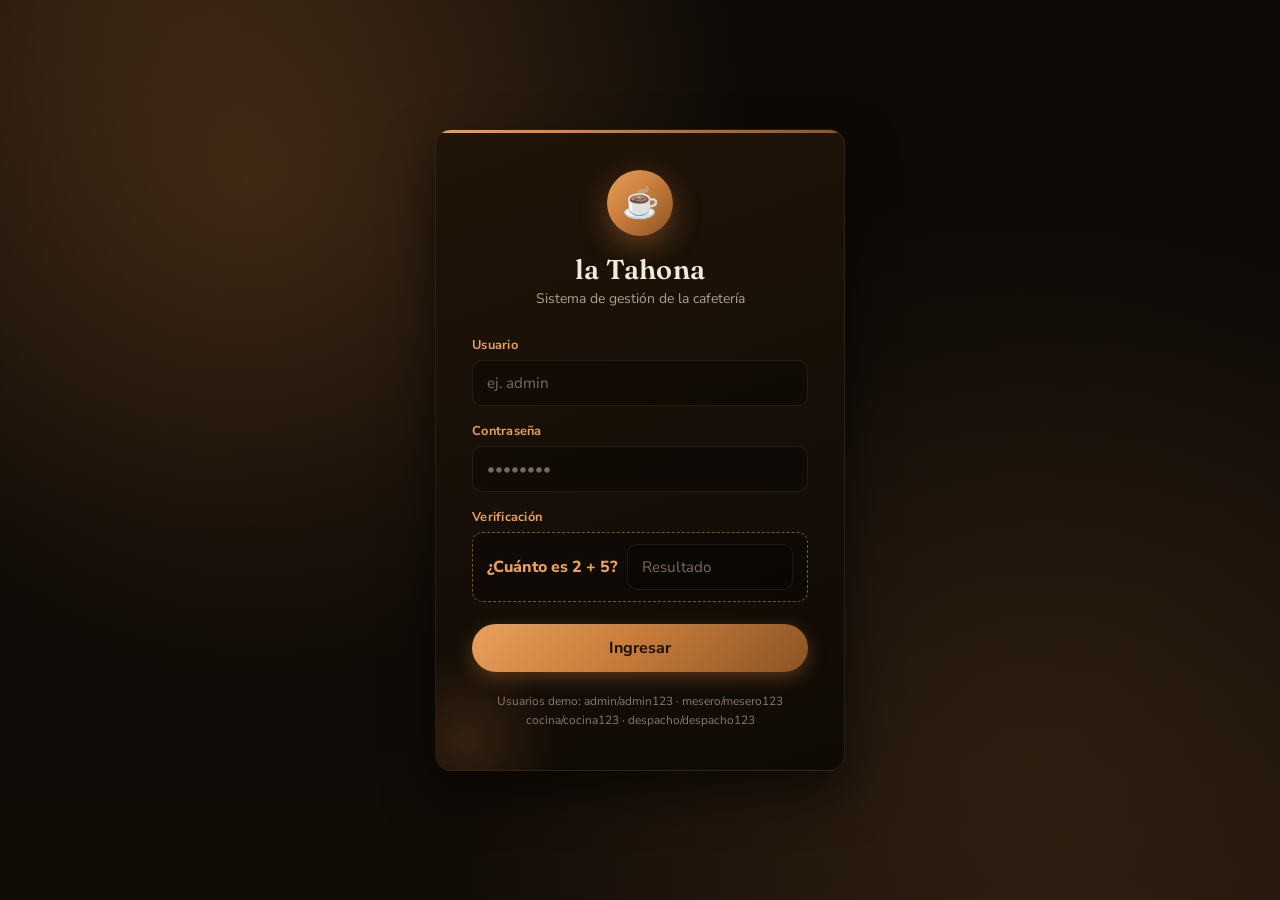
<file: index.html>
<!DOCTYPE html>
<html lang="es">
<head>
<meta charset="UTF-8">
<meta name="viewport" content="width=device-width, initial-scale=1.0">
<title>La Tahona · Iniciar sesión</title>
<link rel="preconnect" href="https://fonts.googleapis.com">
<link href="https://fonts.googleapis.com/css2?family=Fraunces:wght@500;700&family=Nunito+Sans:wght@400;600;700;800&display=swap" rel="stylesheet">
<link rel="stylesheet" href="styles.css">
</head>
<body>

<div class="login-wrap">
  <div class="login-card">
    <div class="login-logo">☕</div>
    <h1 class="login-title">la Tahona</h1>
    <p class="login-sub">Sistema de gestión de la cafetería</p>

    <form id="loginForm" novalidate>
      <div class="field" id="fUser">
        <label for="username">Usuario</label>
        <input type="text" id="username" autocomplete="username" placeholder="ej. admin">
        <div class="field-error">Ingresa tu usuario.</div>
      </div>

      <div class="field" id="fPass">
        <label for="password">Contraseña</label>
        <input type="password" id="password" autocomplete="current-password" placeholder="••••••••">
        <div class="field-error">Ingresa tu contraseña.</div>
      </div>

      <div class="field" id="fCaptcha">
        <label>Verificación</label>
        <div class="captcha-box">
          <span class="captcha-question" id="captchaQuestion">¿Cuánto es ? + ?</span>
          <input type="number" id="captchaAnswer" placeholder="Resultado">
        </div>
        <div class="field-error">Respuesta incorrecta, intenta de nuevo.</div>
      </div>

      <button type="submit" class="btn btn-gold login-btn">Ingresar</button>
    </form>

    <p class="login-hint">
      Usuarios demo: admin/admin123 · mesero/mesero123<br>
      cocina/cocina123 · despacho/despacho123
    </p>
  </div>
</div>

<div class="toast-container" id="toastContainer"></div>

<script src="app.js"></script>
</body>
</html>
</file>
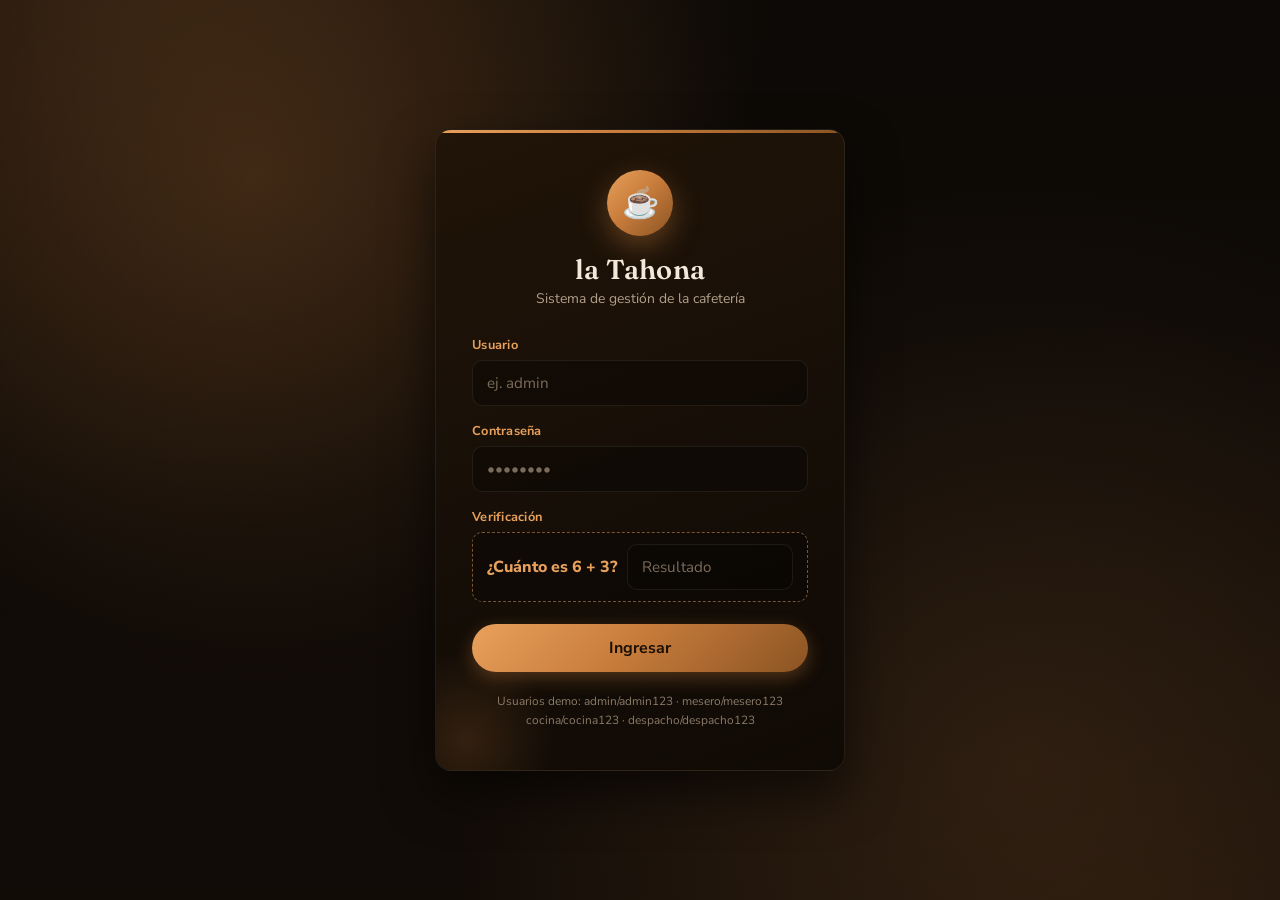
<file: dashboard.html>
<!DOCTYPE html>
<html lang="es">
<head>
<meta charset="UTF-8">
<meta name="viewport" content="width=device-width, initial-scale=1.0">
<title>La Tahona · Panel</title>
<link rel="preconnect" href="https://fonts.googleapis.com">
<link href="https://fonts.googleapis.com/css2?family=Fraunces:wght@500;700&family=Nunito+Sans:wght@400;600;700;800&display=swap" rel="stylesheet">
<link rel="stylesheet" href="styles.css">
</head>
<body>

<div class="app-shell">

  <div class="sidebar-overlay" id="sidebarOverlay"></div>

  <aside class="sidebar" id="sidebar">
    <div class="sidebar-brand">
      <div class="logo-dot">☕</div>
      <span>La Tahona</span>
    </div>
    <nav class="sidebar-nav" id="sidebarNav"></nav>
    <div class="sidebar-user">
      <div class="who" id="sbUserName">-</div>
      <div class="role" id="sbUserRole">-</div>
      <button class="logout-btn" id="logoutBtn">Cerrar sesión</button>
    </div>
  </aside>

  <div class="main-area">
    <header class="topbar">
      <button class="burger" id="burgerBtn">☰</button>
      <h1 class="topbar-title" id="viewTitle">Panel</h1>
      <span class="topbar-date" id="topDate"></span>
    </header>

    <main class="view" id="viewContent"></main>
  </div>
</div>

<div id="modalRoot"></div>
<div class="toast-container" id="toastContainer"></div>

<script src="app.js"></script>
</body>
</html>
</file>
<file: styles.css>
/* ===================== Variables ===================== */
:root{
  --black:#0C0906;
  --black-2:#151009;
  --espresso:#241609;
  --espresso-2:#2E1C0E;
  --coffee:#5C3D24;
  --coffee-light:#7A5433;
  --copper:#C97D3C;
  --copper-light:#E8A15C;
  --copper-dark:#8B5423;
  --cream:#F3E9DA;
  --muted:#B3A08C;
  --line:rgba(243,233,218,.08);

  --ok:#7FBF6B;
  --warn:#E0A939;
  --danger:#E5654C;

  --radius:16px;
  --radius-sm:10px;
  --shadow:0 8px 24px rgba(0,0,0,.45);
  --shadow-lg:0 22px 50px rgba(0,0,0,.6);
  --glow:0 0 0 1px rgba(232,161,92,.15), 0 8px 24px rgba(0,0,0,.5);

  --grad-copper:linear-gradient(135deg,#E8A15C 0%,#C97D3C 45%,#8B5423 100%);
  --grad-panel:linear-gradient(160deg,#211408 0%,#150E07 60%,#100A05 100%);
  --grad-bg:radial-gradient(circle at 12% -10%, rgba(201,125,60,.16), transparent 42%),
            radial-gradient(circle at 88% 110%, rgba(139,84,35,.14), transparent 45%),
            linear-gradient(180deg,#0C0906 0%,#120C07 100%);

  --font-display:'Fraunces','Georgia',serif;
  --font-body:'Nunito Sans','Segoe UI',sans-serif;

  --sidebar-w:252px;
  --topbar-h:66px;
}

*{box-sizing:border-box;margin:0;padding:0;}

body{
  font-family:var(--font-body);
  background:var(--grad-bg);
  background-attachment:fixed;
  color:var(--cream);
  -webkit-font-smoothing:antialiased;
}

h1,h2,h3,h4{font-family:var(--font-display);color:var(--cream);font-weight:600;}

button{font-family:inherit;cursor:pointer;border:none;}
input,select,textarea{font-family:inherit;}
a{color:inherit;text-decoration:none;}

::selection{background:var(--copper);color:var(--black);}

::-webkit-scrollbar{width:9px;height:9px;}
::-webkit-scrollbar-track{background:transparent;}
::-webkit-scrollbar-thumb{background:var(--coffee);border-radius:10px;}

/* ===================== Utilities ===================== */
.hidden{display:none !important;}
.text-danger{color:var(--danger);}
.text-ok{color:var(--ok);}
.text-muted{color:var(--muted);font-size:.85rem;}

.btn{
  display:inline-flex;align-items:center;justify-content:center;gap:6px;
  padding:11px 20px;border-radius:999px;font-weight:700;font-size:.9rem;
  background:var(--espresso-2);color:var(--cream);border:1px solid var(--line);
  transition:.2s transform, .2s box-shadow, .2s filter;
}
.btn:hover{transform:translateY(-1px);filter:brightness(1.1);}
.btn:active{transform:translateY(0);}
.btn-gold{background:var(--grad-copper);color:#1A0F04;border:none;box-shadow:0 6px 18px rgba(201,125,60,.35);}
.btn-gold:hover{box-shadow:0 8px 22px rgba(201,125,60,.5);}
.btn-ghost{background:transparent;color:var(--cream);border:1.5px solid var(--coffee-light);}
.btn-ghost:hover{background:rgba(243,233,218,.06);}
.btn-danger{background:linear-gradient(135deg,#E5654C,#B8402A);color:#fff;}
.btn-sm{padding:7px 14px;font-size:.78rem;}
.btn:disabled{opacity:.5;cursor:not-allowed;transform:none;}

.badge{
  display:inline-block;padding:4px 11px;border-radius:999px;font-size:.7rem;font-weight:700;
  letter-spacing:.03em;text-transform:uppercase;border:1px solid transparent;
}
.badge-available,.badge-listo,.badge-entregado{background:rgba(127,191,107,.14);color:var(--ok);border-color:rgba(127,191,107,.3);}
.badge-reservada,.badge-preparando,.badge-en_route{background:rgba(224,169,57,.14);color:var(--warn);border-color:rgba(224,169,57,.3);}
.badge-occupied,.badge-pending{background:rgba(229,101,76,.14);color:var(--danger);border-color:rgba(229,101,76,.3);}

/* ===================== Login ===================== */
.login-wrap{
  min-height:100vh;display:flex;align-items:center;justify-content:center;
  padding:20px;position:relative;overflow:hidden;
}
.login-wrap::before{
  content:"";position:absolute;inset:0;
  background:
    radial-gradient(circle at 20% 20%, rgba(201,125,60,.2), transparent 40%),
    radial-gradient(circle at 80% 85%, rgba(92,61,36,.28), transparent 45%);
  pointer-events:none;
}
.login-card{
  width:100%;max-width:410px;background:var(--grad-panel);border-radius:var(--radius);
  box-shadow:var(--shadow-lg);padding:40px 36px;position:relative;overflow:hidden;
  border:1px solid var(--line);z-index:1;
}
.login-card::before{
  content:"";position:absolute;top:0;left:0;right:0;height:3px;background:var(--grad-copper);
}
.login-card::after{
  content:"";position:absolute;bottom:-60px;left:-60px;width:180px;height:180px;
  background:radial-gradient(circle, rgba(201,125,60,.18), transparent 70%);border-radius:50%;
}
.login-logo{
  width:66px;height:66px;border-radius:50%;background:var(--grad-copper);
  display:flex;align-items:center;justify-content:center;font-size:30px;margin:0 auto 16px;
  box-shadow:0 10px 28px rgba(201,125,60,.4);
}
.login-title{text-align:center;font-size:1.7rem;margin-bottom:3px;letter-spacing:.01em;}
.login-sub{text-align:center;color:var(--muted);font-size:.87rem;margin-bottom:28px;}

.field{margin-bottom:16px;}
.field label{display:block;font-size:.8rem;font-weight:700;color:var(--copper-light);margin-bottom:6px;letter-spacing:.02em;}
.field input,.field select,.field textarea{
  width:100%;padding:12px 14px;border:1.5px solid var(--line);border-radius:var(--radius-sm);
  background:rgba(0,0,0,.28);color:var(--cream);font-size:.95rem;transition:.15s border-color, .15s box-shadow;
}
.field input::placeholder,.field textarea::placeholder{color:#7A6C5C;}
.field input:focus,.field select:focus,.field textarea:focus{outline:none;border-color:var(--copper);box-shadow:0 0 0 3px rgba(201,125,60,.15);}
.field-error{color:var(--danger);font-size:.78rem;margin-top:4px;display:none;}
.field.invalid input,.field.invalid select{border-color:var(--danger);}
.field.invalid .field-error{display:block;}

.captcha-box{
  display:flex;align-items:center;gap:10px;background:rgba(0,0,0,.28);border-radius:var(--radius-sm);
  padding:11px 14px;margin-bottom:16px;border:1.5px dashed var(--coffee-light);
}
.captcha-question{font-weight:800;color:var(--copper-light);white-space:nowrap;}
.captcha-box input{border:1.5px solid var(--line);background:rgba(0,0,0,.2);}

.login-btn{width:100%;padding:13px;font-size:1rem;margin-top:6px;}
.login-hint{margin-top:20px;font-size:.74rem;color:#8a7a68;text-align:center;line-height:1.6;}

/* ===================== App Shell ===================== */
.app-shell{display:flex;min-height:100vh;}

.sidebar{
  width:var(--sidebar-w);background:linear-gradient(180deg,#160F08 0%,#0E0A05 100%);color:var(--cream);
  display:flex;flex-direction:column;flex-shrink:0;transition:transform .25s ease;
  position:fixed;top:0;left:0;bottom:0;z-index:40;border-right:1px solid var(--line);
}
.sidebar-brand{
  display:flex;align-items:center;gap:10px;padding:22px 18px;border-bottom:1px solid var(--line);
}
.sidebar-brand .logo-dot{
  width:40px;height:40px;border-radius:50%;background:var(--grad-copper);
  display:flex;align-items:center;justify-content:center;font-size:20px;flex-shrink:0;
  box-shadow:0 6px 16px rgba(201,125,60,.35);
}
.sidebar-brand span{font-family:var(--font-display);font-size:1.18rem;letter-spacing:.01em;}

.sidebar-nav{flex:1;overflow-y:auto;padding:16px 12px;}
.nav-item{
  display:flex;align-items:center;gap:12px;padding:11px 14px;border-radius:var(--radius-sm);
  color:var(--muted);font-weight:600;font-size:.89rem;margin-bottom:4px;cursor:pointer;
  transition:.15s background,.15s color;
}
.nav-item .icon{width:20px;text-align:center;}
.nav-item:hover{background:rgba(243,233,218,.05);color:var(--cream);}
.nav-item.active{background:var(--grad-copper);color:#1A0F04;box-shadow:0 4px 14px rgba(201,125,60,.3);}

.sidebar-user{
  padding:16px 18px;border-top:1px solid var(--line);font-size:.82rem;
}
.sidebar-user .who{font-weight:700;color:var(--cream);}
.sidebar-user .role{color:var(--copper-light);text-transform:capitalize;font-size:.75rem;}
.logout-btn{
  width:100%;margin-top:10px;background:rgba(243,233,218,.06);color:var(--cream);
  padding:9px;border-radius:var(--radius-sm);font-size:.82rem;font-weight:700;border:1px solid var(--line);
}
.logout-btn:hover{background:var(--danger);border-color:transparent;}

.main-area{flex:1;margin-left:var(--sidebar-w);display:flex;flex-direction:column;min-width:0;}

.topbar{
  height:var(--topbar-h);background:rgba(21,16,9,.7);backdrop-filter:blur(14px);
  display:flex;align-items:center;padding:0 26px;border-bottom:1px solid var(--line);
  gap:14px;position:sticky;top:0;z-index:20;
}
.burger{display:none;background:rgba(243,233,218,.06);width:38px;height:38px;border-radius:var(--radius-sm);
  align-items:center;justify-content:center;font-size:18px;color:var(--cream);border:1px solid var(--line);}
.topbar-title{font-size:1.22rem;flex:1;}
.topbar-date{color:var(--muted);font-size:.85rem;text-transform:capitalize;}

.view{padding:28px;max-width:1300px;width:100%;margin:0 auto;}

/* ===================== Stat Cards ===================== */
.stats-grid{display:grid;grid-template-columns:repeat(auto-fit,minmax(190px,1fr));gap:16px;margin-bottom:26px;}
.stat-card{
  background:var(--grad-panel);border-radius:var(--radius);padding:20px 22px;box-shadow:var(--glow);
  display:flex;flex-direction:column;gap:6px;border:1px solid var(--line);position:relative;overflow:hidden;
}
.stat-card::before{content:"";position:absolute;top:0;left:0;right:0;height:3px;background:var(--grad-copper);opacity:.85;}
.stat-card .val{font-family:var(--font-display);font-size:1.95rem;color:var(--cream);}
.stat-card .lbl{font-size:.8rem;color:var(--muted);font-weight:600;}

/* ===================== Cards / Sections ===================== */
.section-card{background:var(--grad-panel);border-radius:var(--radius);padding:24px;box-shadow:var(--glow);margin-bottom:22px;border:1px solid var(--line);}
.section-head{display:flex;align-items:center;justify-content:space-between;flex-wrap:wrap;gap:10px;margin-bottom:18px;}
.section-head h2{font-size:1.18rem;}

/* ===================== Tables ===================== */
.table-wrap{overflow-x:auto;}
table{width:100%;border-collapse:collapse;font-size:.88rem;}
th,td{text-align:left;padding:12px 13px;border-bottom:1px solid var(--line);white-space:nowrap;color:var(--cream);}
th{color:var(--copper-light);text-transform:uppercase;font-size:.7rem;letter-spacing:.05em;font-weight:700;}
tbody tr{transition:.15s background;}
tbody tr:hover{background:rgba(243,233,218,.03);}
.row-actions{display:flex;gap:6px;}

/* ===================== Mesas grid ===================== */
.tables-grid{display:grid;grid-template-columns:repeat(auto-fill,minmax(120px,1fr));gap:14px;}
.table-tile{
  aspect-ratio:1/1;border-radius:var(--radius);display:flex;flex-direction:column;align-items:center;
  justify-content:center;gap:4px;color:#fff;font-weight:700;box-shadow:var(--shadow);cursor:pointer;
  transition:.15s transform;border:1px solid rgba(255,255,255,.08);
}
.table-tile:hover{transform:scale(1.045);}
.table-tile .icon{font-size:22px;}
.table-tile.available{background:linear-gradient(150deg,#6FAE5C,#3F7A34);}
.table-tile.reserved{background:linear-gradient(150deg,#E0A939,#A6721E);}
.table-tile.occupied{background:linear-gradient(150deg,#E5654C,#A63A22);}
.table-tile small{font-weight:600;opacity:.9;font-size:.7rem;}

/* ===================== Cards grid (reservas, platos) ===================== */
.cards-grid{display:grid;grid-template-columns:repeat(auto-fill,minmax(260px,1fr));gap:16px;}
.item-card{background:var(--grad-panel);border-radius:var(--radius);box-shadow:var(--glow);padding:18px 20px;
  display:flex;flex-direction:column;gap:8px;border:1px solid var(--line);border-top:3px solid var(--copper);}
.item-card h4{font-size:1rem;color:var(--cream);}
.item-card .meta{font-size:.82rem;color:var(--muted);display:flex;flex-direction:column;gap:3px;}
.item-card .foot{display:flex;justify-content:space-between;align-items:center;margin-top:6px;}

.dish-emoji{font-size:2rem;text-align:center;}
.dish-price{color:var(--copper-light);font-weight:800;font-family:var(--font-display);font-size:1.1rem;}

/* ===================== Modal ===================== */
.modal-overlay{
  position:fixed;inset:0;background:rgba(0,0,0,.72);backdrop-filter:blur(3px);display:flex;align-items:center;justify-content:center;
  z-index:100;padding:20px;
}
.modal-box{
  background:var(--grad-panel);border-radius:var(--radius);padding:28px;max-width:520px;width:100%;
  max-height:88vh;overflow-y:auto;box-shadow:var(--shadow-lg);border:1px solid var(--line);
}
.modal-head{display:flex;justify-content:space-between;align-items:center;margin-bottom:18px;}
.modal-close{background:rgba(243,233,218,.08);width:32px;height:32px;border-radius:50%;font-size:16px;color:var(--cream);border:1px solid var(--line);}
.modal-actions{display:flex;justify-content:flex-end;gap:10px;margin-top:20px;}

.dish-picker-row{
  display:flex;align-items:center;gap:10px;padding:9px 0;border-bottom:1px solid var(--line);
}
.dish-picker-row .name{flex:1;font-weight:600;font-size:.88rem;color:var(--cream);}
.qty-input{width:64px;padding:7px;text-align:center;}

/* ===================== Toasts ===================== */
.toast-container{position:fixed;bottom:22px;right:22px;display:flex;flex-direction:column;gap:10px;z-index:200;}
.toast{
  background:var(--grad-panel);color:var(--cream);padding:14px 20px;border-radius:var(--radius-sm);
  box-shadow:var(--shadow-lg);font-size:.88rem;font-weight:600;min-width:230px;border:1px solid var(--line);
  animation:toast-in .25s ease;border-left:3px solid var(--copper);
}
.toast.success{border-left-color:var(--ok);}
.toast.error{border-left-color:var(--danger);}
.toast.info{border-left-color:var(--copper);}
@keyframes toast-in{from{opacity:0;transform:translateY(12px);}to{opacity:1;transform:translateY(0);}}

/* ===================== Kitchen / dispatch chips ===================== */
.kanban-item{
  background:var(--grad-panel);border-radius:var(--radius-sm);padding:13px 15px;box-shadow:var(--glow);
  margin-bottom:10px;display:flex;justify-content:space-between;align-items:center;gap:10px;flex-wrap:wrap;
  border:1px solid var(--line);
}
.kanban-item .info strong{display:block;color:var(--cream);}
.kanban-item .info span{font-size:.78rem;color:var(--muted);}

/* ===================== Overlay for mobile sidebar ===================== */
.sidebar-overlay{position:fixed;inset:0;background:rgba(0,0,0,.55);z-index:30;display:none;}
.sidebar-overlay.show{display:block;}

/* ===================== Empty state ===================== */
.empty-state{text-align:center;padding:44px 20px;color:var(--muted);}
.empty-state .icon{font-size:2.4rem;margin-bottom:8px;}

/* ===================== Responsive ===================== */
@media (max-width:900px){
  .sidebar{transform:translateX(-100%);}
  .sidebar.open{transform:translateX(0);}
  .main-area{margin-left:0;}
  .burger{display:flex;}
}
@media (max-width:520px){
  .view{padding:16px;}
  .login-card{padding:30px 24px;}
}
</file>
